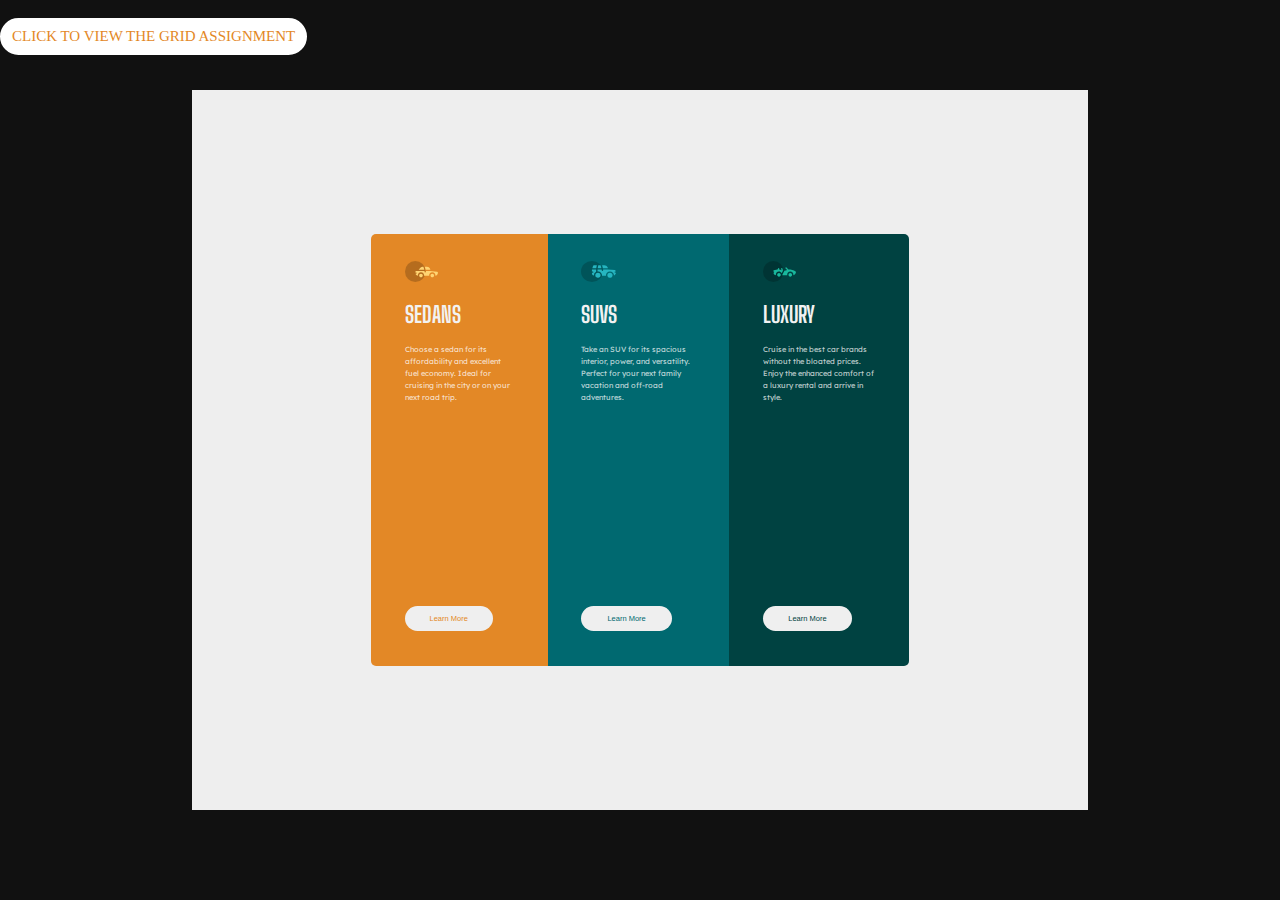
<file: Grid_n_Flex/index.html>
<!DOCTYPE html>
<html lang="en">
<head>
    <meta charset="UTF-8">
    <meta http-equiv="X-UA-Compatible" content="IE=edge">
    <meta name="viewport" content="width=device-width, initial-scale=1.0">
    <link rel="shortcut icon" href="./icons/favicon-32x32.png" type="image/x-icon">
    <link rel="stylesheet" href="style.css">
    <title>Document</title>
</head>
<body>
    <a  id="grid-link" href="https://farookie007.github.io/I4G-ZURI/Grid_n_Flex/grid.html">Click to view the Grid Assignment</a>
    <main class="centralize">
        <div class="row centralize">

            <div class="sedans column">
                    <img src="./icons/icon-sedans.svg" alt="sedans icon" class="icon">

                    <h2>Sedans</h2>
                    <p>
                        Choose a sedan for its affordability and excellent fuel economy. Ideal for cruising in the city or on your next road trip.
                    </p>

                    <a href="#"><button>Learn More</button></a>
            </div>
            
            <div class="suv column">
                    <img src="./icons/icon-suvs.svg" alt="SUV icon" class="icon">

                    <h2>Suvs</h2>
                    <p>
                        Take an SUV for its spacious interior, power, and versatility. Perfect for your next family vacation and off-road adventures.
                    </p>

                    <a href="#"><button>Learn More</button></a>
            </div>
            
            <div class="luxury column">
                    <img src="./icons/icon-luxury.svg" alt="luxury icon" class="icon">

                    <h2>Luxury</h2>
                    <p>
                        Cruise in the best car brands without the bloated prices. Enjoy the enhanced comfort of a luxury rental and arrive in style.
                    </p>

                    <a href="#"><button>Learn More</button></a>
            </div>

        </div>
    </main>
</body>
</html>
</file>
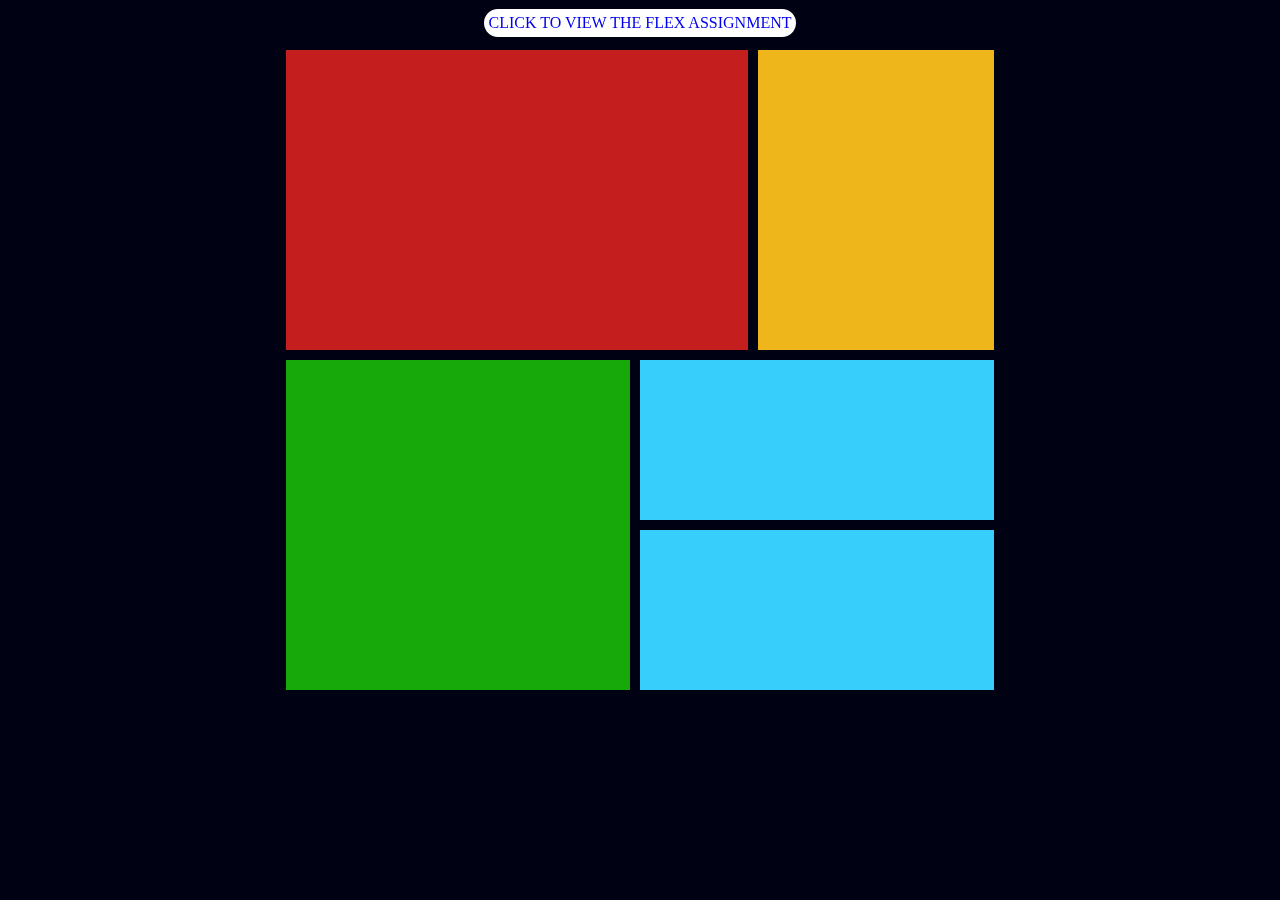
<file: Grid_n_Flex/grid.html>
<!DOCTYPE html>
<html lang="en">
<head>
    <meta charset="UTF-8">
    <meta http-equiv="X-UA-Compatible" content="IE=edge">
    <meta name="viewport" content="width=device-width, initial-scale=1.0">
    <link rel="stylesheet" href="grid.css">
    <link rel="shortcut icon" href="./icons/favicon-32x32.png" type="image/x-icon">
    <title>Document</title>
</head>
<body>
    <a  id="grid-link" href="https://farookie007.github.io/I4G-ZURI/Grid_n_Flex/">Click to view the Flex Assignment</a>
    <main>
        <div class="item-a"></div>
        <div class="item-b"></div>
        <div class="item-c"></div>
        <div class="item-d"></div>
        <div class="item-e"></div>
    </main>
</body>
</html>
</file>
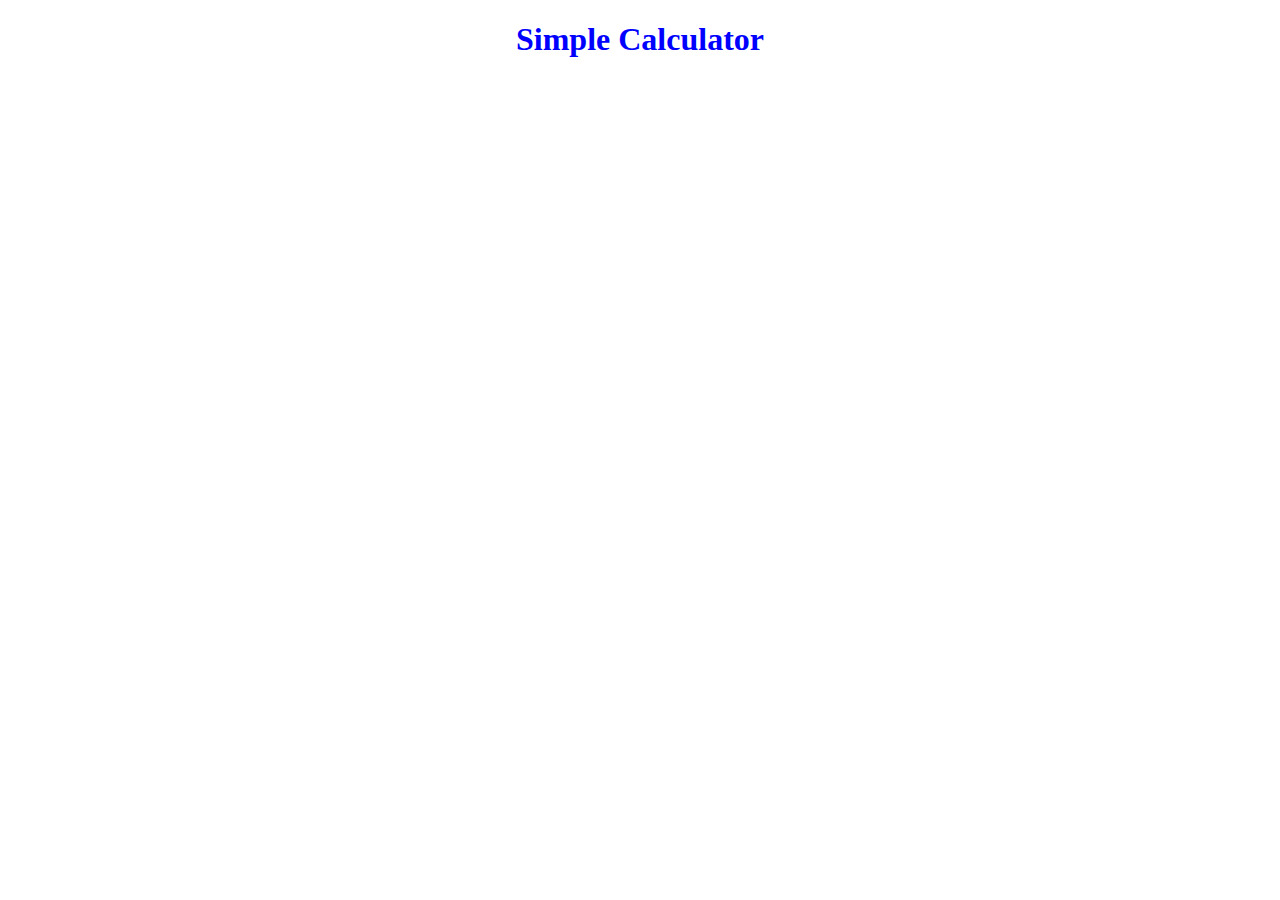
<file: JS-Intro/simple_calculator.html>
<!DOCTYPE html>
<html lang="en">
<head>
    <meta charset="UTF-8">
    <meta http-equiv="X-UA-Compatible" content="IE=edge">
    <meta name="viewport" content="width=device-width, initial-scale=1.0">
    <script src="simple_calculator.js"></script>
    <title>Simple Calculator</title>
</head>
<body>
    <h1 style="color: blue; font-family: calibri; text-align: center;">Simple Calculator</h1>
</body>
</html>
</file>
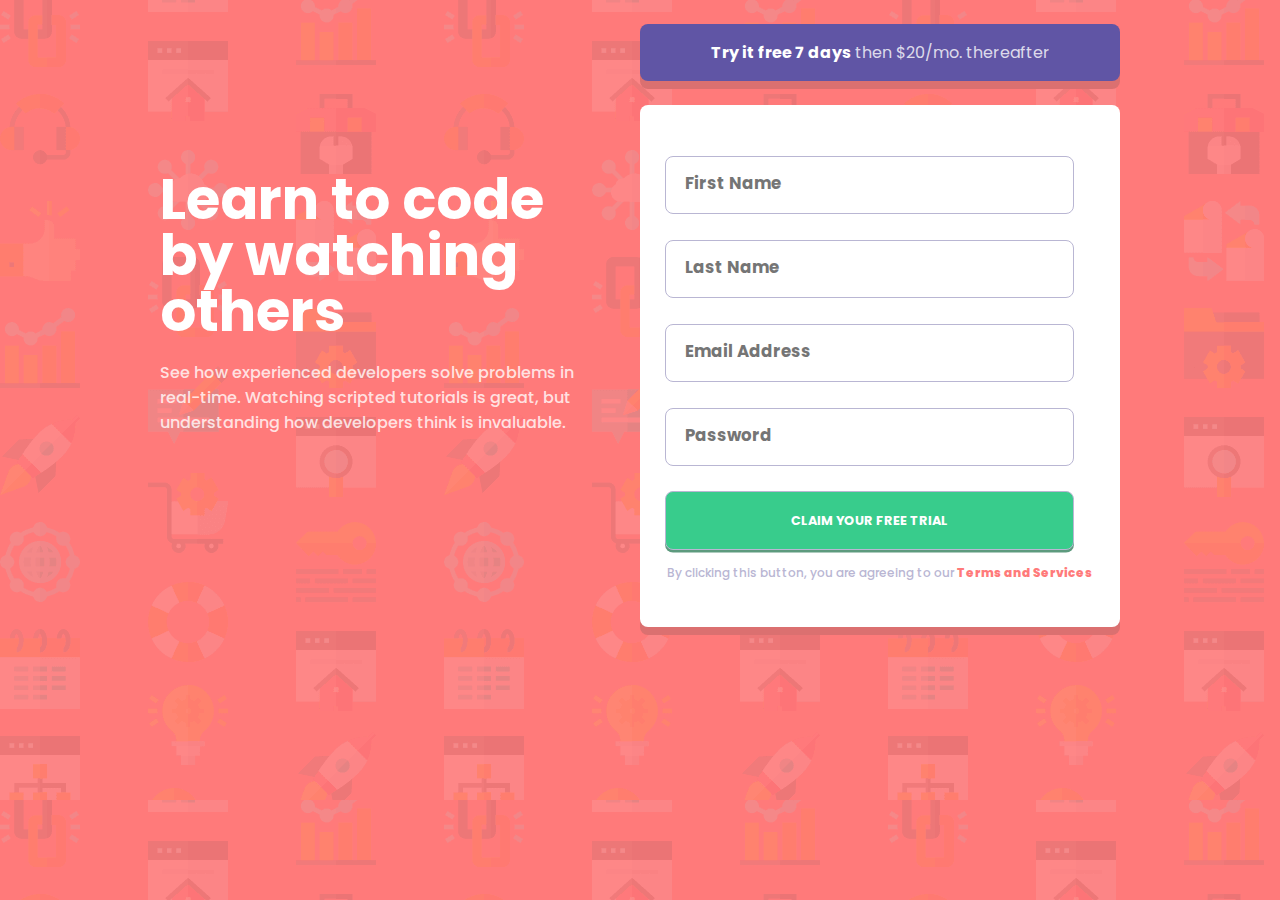
<file: Media_Query/resp_registration.html>
<!--
Link to the published page:
https://farookie007.github.io/I4G-ZURI/Media_Query/resp_registration.html
Sorry for the inconveniences
-->


<!DOCTYPE html>
<html lang="en">
<head>
    <meta charset="UTF-8">
    <meta http-equiv="X-UA-Compatible" content="IE=edge">
    <meta name="viewport" content="width=device-width, initial-scale=1.0">
    <link rel="stylesheet" href="registration.css">
    <link rel="shortcut icon" href="./images/favicon-32x32.png" type="image/x-icon">

    <title>Document</title>
</head>
<body>
    <main>
        <div class="watchword">
            <h1>
                Learn to code by watching others
            </h1>
            <p>
                See how experienced developers solve problems in real-time.
                Watching scripted tutorials is great, but understanding how developers think is invaluable.
            </p>
        </div>

        <div class="form-container">
            <div class="top">
                <b>Try it free 7 days</b> then $20/mo. thereafter
            </div>
            <form action="#" method="post">
                <div class="input-container">
                    <input type="text" name="f_name" placeholder="First Name" id="firstName" required>
                    <span class="placeholder">First Name cannot be empty</span>
                    <i></i>
                </div>
                <div class="input-container">
                    <input type="text" name="l_name" placeholder="Last Name" id="lastName" required>
                    <span class="placeholder">Last Name cannot be empty</span>
                    <i></i>
                </div>
                <div class="input-container">
                    <input type="email" name="email" id="email" placeholder="Email Address" pattern="[^@\s]+@[^@\s]+\.[^@\s]" required>
                    <span class="placeholder">Looks like this is not an email</span>
                    <i></i>
                    <p id="error-msg">email@example/com</p>
                </div>
                <div class="input-container">
                    <input type="password" name="password" id="password" placeholder="Password" required>
                    <span class="placeholder">Password cannot be empty</span>
                    <i></i>
                </div>
                <input type="submit" value="CLAIM YOUR FREE TRIAL" id="submit">


                <p class="bottom"><span>By clicking this button, you are agreeing to our </span><a href="#">Terms and Services</a></p>
            </form>
        </div>
    </main>
    
</body>
</html>
</file>
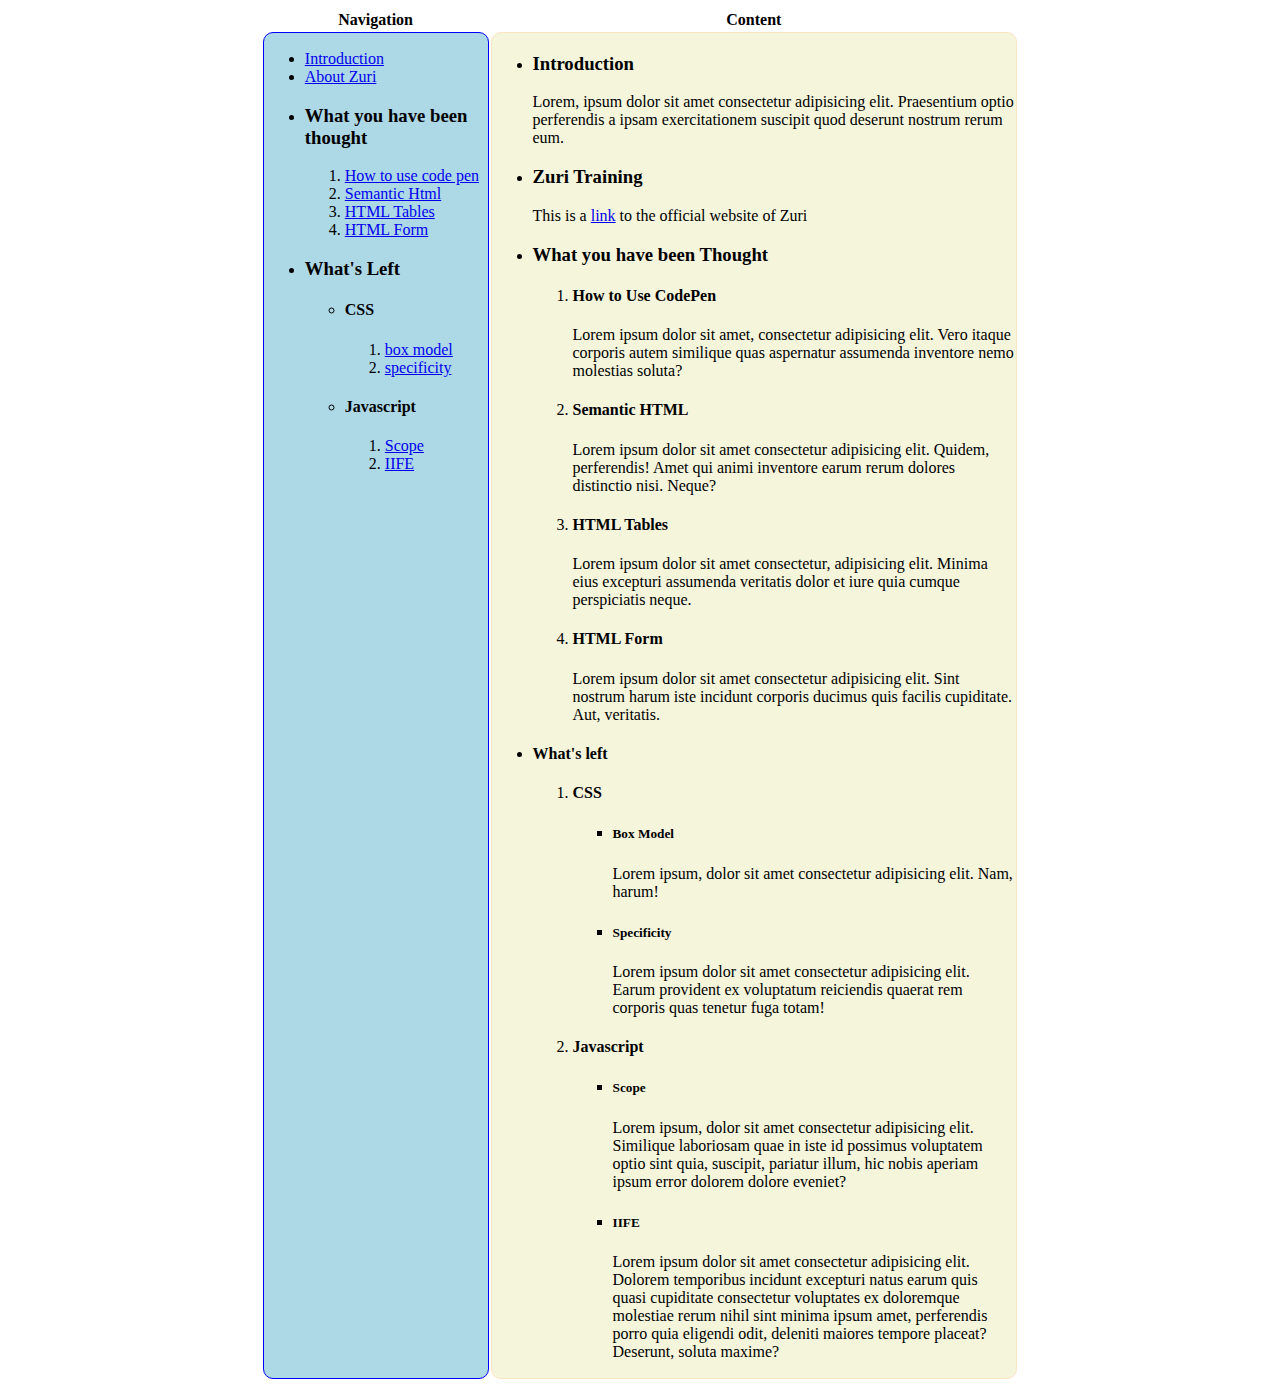
<file: Practice/main.html>
<!DOCTYPE html>
<html lang="en">
<head>
    <meta charset="UTF-8">
    <meta http-equiv="X-UA-Compatible" content="IE=edge">
    <meta name="viewport" content="width=device-width, initial-scale=1.0">
    <link rel="stylesheet" href="main.css">
    <title>Table of Content</title>
</head>
<body>

    <table width="60%">
        <tr>
            <th width="30%">Navigation</th>
            <th>Content</th>
        </tr>
        <tr>
            <td id="sidebar">
                <ul>
                    <li><a href="#introduction">Introduction</a></li>
                    <li><a href="#zuri">About Zuri</a></li>
                    <li>
                        <h3>What you have been thought</h3>
                        <ol>
                            <li><a href="#codepen">How to use code pen</a></li>
                            <li><a href="#semantic">Semantic Html</a></li>
                            <li><a href="#tables">HTML Tables</a></li>
                            <li><a href="#form">HTML Form</a></li>
                        </ol>
                    </li>
                    <li>
                        <h3>What's Left</h3>
                        <ul>
                            <li>
                                <h4>CSS</h4>
                                <ol>
                                    <li><a href="#box-model">box model</a></li>
                                    <li><a href="#specificity">specificity</a></li>
                                </ol>
                            </li>
                            <li>
                                <h4>Javascript</h4>
                                <ol>
                                    <li><a href="#scope">Scope</a></li>
                                    <li><a href="#iife">IIFE</a></li>
                                </ol>
                            </li>
                        </ul>
                    </li>
                </ul>
            </td>
            <td id="main">
                <ul>
                    <!-- Introduction -->
                    <li id="introduction">
                        <h3>Introduction</h3>
                        <p>
                            Lorem, ipsum dolor sit amet consectetur adipisicing elit. Praesentium optio perferendis a ipsam exercitationem suscipit quod deserunt nostrum rerum eum.
                        </p>
                    </li>
                    <li id="zuri">
                        <h3>Zuri Training</h3>
                        <p>This is a <a href="https://waiting.zuriboard.com" target="_blank">link</a> to the official website of Zuri</p>
                    </li>
                    <li>
                        <h3>What you have been Thought</h3>
                        <ol>
                            <li id="codepen">
                                <h4>How to Use CodePen</h4>
                                <p>Lorem ipsum dolor sit amet, consectetur adipisicing elit. Vero itaque corporis autem similique quas aspernatur assumenda inventore nemo molestias soluta?</p>
                            </li>
                            <li id="semantic">
                                <h4>Semantic HTML</h4>
                                <p>Lorem ipsum dolor sit amet consectetur adipisicing elit. Quidem, perferendis! Amet qui animi inventore earum rerum dolores distinctio nisi. Neque?</p>
                            </li>
                            <li id="tables">
                                <h4>HTML Tables</h4>
                                <p>Lorem ipsum dolor sit amet consectetur, adipisicing elit. Minima eius excepturi assumenda veritatis dolor et iure quia cumque perspiciatis neque.</p>
                            </li>
                            <li id="form">
                                <h4>HTML Form</h4>
                                <p>Lorem ipsum dolor sit amet consectetur adipisicing elit. Sint nostrum harum iste incidunt corporis ducimus quis facilis cupiditate. Aut, veritatis.</p>
                            </li>
                        </ol>
                    </li>
                    <li>
                        <h4>What's left</h4>
                        <ol>
                            <li>
                                <h4>CSS</h4>
                                <ul>
                                    <li id="box-model">
                                        <h5>Box Model</h5>
                                        <p>Lorem ipsum, dolor sit amet consectetur adipisicing elit. Nam, harum!</p>
                                    </li>
                                    <li id="specificity">
                                        <h5>Specificity</h5>
                                        <p>Lorem ipsum dolor sit amet consectetur adipisicing elit. Earum provident ex voluptatum reiciendis quaerat rem corporis quas tenetur fuga totam!</p>
                                    </li>
                                </ul>
                            </li>
                            <li>
                                <h4>Javascript</h4>
                                <ul>
                                    <li id="scope">
                                        <h5>Scope</h5>
                                        <p>Lorem ipsum, dolor sit amet consectetur adipisicing elit. Similique laboriosam quae in iste id possimus voluptatem optio sint quia, suscipit, pariatur illum, hic nobis aperiam ipsum error dolorem dolore eveniet?</p>
                                    </li>
                                    <li id="iife">
                                        <h5>IIFE</h5>
                                        <p>Lorem ipsum dolor sit amet consectetur adipisicing elit. Dolorem temporibus incidunt excepturi natus earum quis quasi cupiditate consectetur voluptates ex doloremque molestiae rerum nihil sint minima ipsum amet, perferendis porro quia eligendi odit, deleniti maiores tempore placeat? Deserunt, soluta maxime?</p>
                                    </li>
                                </ul>
                            </li>
                        </ol>
                    </li>
                </ul>
            </td>
        </tr>
    </table>
    
</body>
</html>
</file>
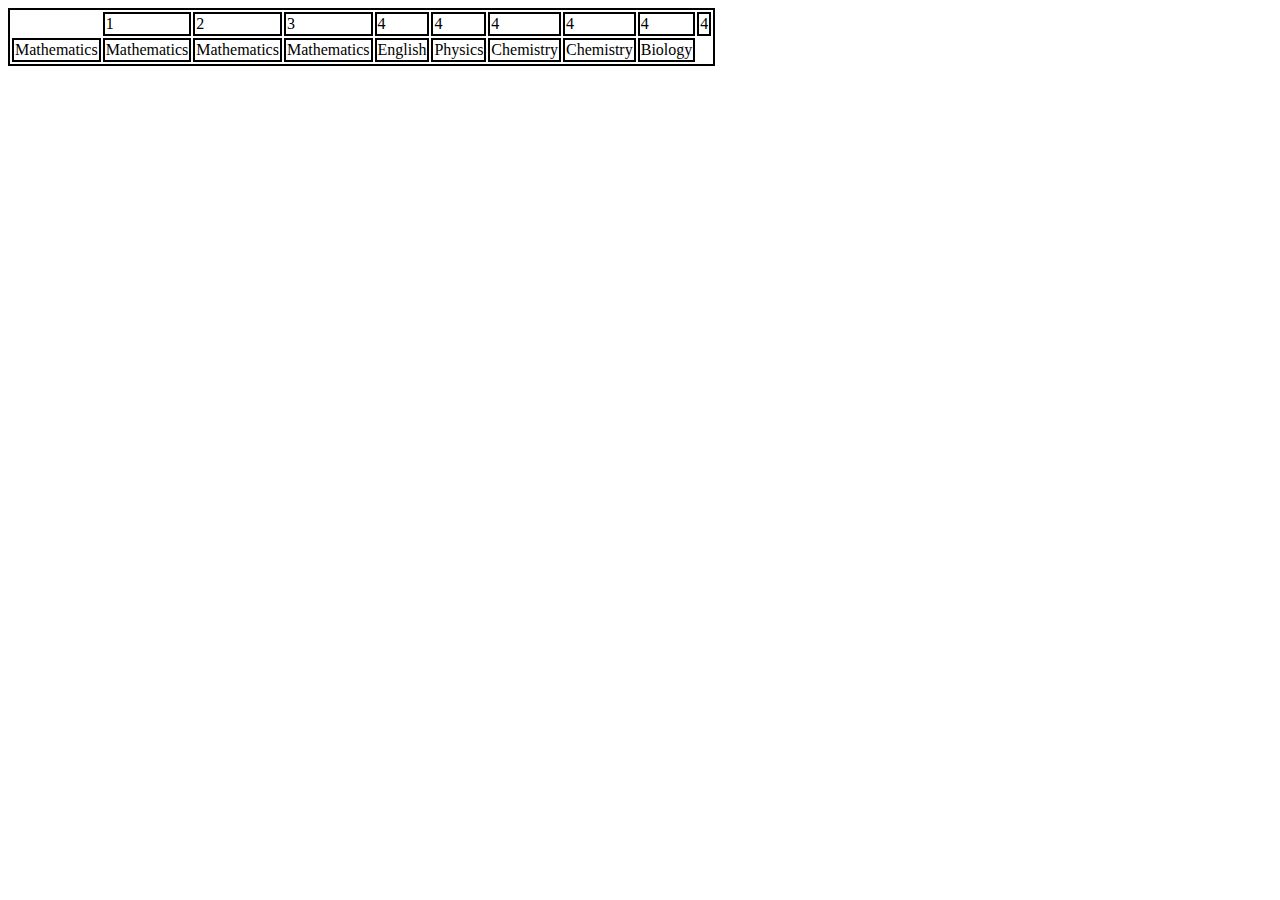
<file: Table/table.html>
<!DOCTYPE html>
<html lang="en">
<head>
    <meta charset="UTF-8">
    <meta http-equiv="X-UA-Compatible" content="IE=edge">
    <meta name="viewport" content="width=device-width, initial-scale=1.0">
    <style>
        table, td {
            border: 2px solid black;
        }
    </style>
    <title>Document</title>
</head>
<body>
    <table>
        <thead>
            <th>
                <td>1</td>
                <td>2</td>
                <td>3</td>
                <td>4</td>
                <td>4</td>
                <td>4</td>
                <td>4</td>
                <td>4</td>
                <td>4</td>
            </th>
            <tr>
                <td>Mathematics</td>
                <td>Mathematics</td>
                <td>Mathematics</td>
                <td>Mathematics</td>
                <td>English</td>
                <td>Physics</td>
                <td>Chemistry</td>
                <td>Chemistry</td>
                <td>Biology</td>
            </tr>
        </thead>
        <tbody>

        </tbody>
    </table>
</body>
</html>
</file>
<file: Grid_n_Flex/style.css>
@import url("https://fonts.googleapis.com/css2?family=Big+Shoulders+Display:wght@700&family=Lexend+Deca:wght@400&display=swap");

:root {
  --paragraph-color: hsla(0, 0%, 100%, 0.75);
  --heading-color: hsl(0, 0%, 95%);
  --gen-font: 0.5em;
  --sedans-bg-color: hsl(31, 77%, 52%);
  --luxury-bg-color: hsl(179, 100%, 13%);
  --suv-bg-color: hsl(184, 100%, 22%);
  --white: #ffffff;
}

* {
  margin: 0;
  padding: 0;
  box-sizing: border-box;
}

body {
  background-color: rgb(17, 17, 17);
  height: 100vh;
  display: flex;
  font-size: 15px;
}
p {
  color: var(--paragraph-color);
  font-family: "Lexend Deca";
  font-size: var(--gen-font);
  margin: 10px 0px;
  line-height: 12px;
}

h2 {
  color: hsl(0, 0%, 95%);
  font-family: "Big Shoulders Display";
  text-transform: uppercase;
  margin: 15px 0px;
}

main {
  width: 70%;
  height: 80%;
  background-color: #eeeeee;
  display: flex;
}

.column {
  padding: 5% 6.2%;
  position: relative;
}

a button {
  position: absolute;
  bottom: 8%;
  font-size: var(--gen-font);
  padding: 8px 10px;
  width: 50%;
  border: 0px;
  border-radius: 30px 30px;
}
a#grid-link {

  top: 2%;
  position: fixed;
  font-size: var(--gen-font);
  padding: 8px 10px;
  border: 2px solid white;
  border-radius: 30px 30px;
  color: var(--sedans-bg-color);
  background-color: white;
  text-align: center;
  text-decoration: none;
  text-transform: uppercase;
  font-size: 1em;
}

.sedans a button {
  color: var(--sedans-bg-color);
}
.suv a button {
  color: var(--suv-bg-color);
}
.luxury a button {
  color: var(--luxury-bg-color);
}

.sedans a:active button {
  background-color: var(--sedans-bg-color);
  border: 2px solid var(--white);
  color: var(--white);
}
.suv a:active button {
  background-color: var(--suv-bg-color);
  border: 2px solid var(--white);
  color: var(--white);
}
.luxury a:active button {
  background-color: var(--luxury-bg-color);
  border: 2px solid var(--white);
  color: var(--white);
}

.row {
  width: 60%;
  height: 60%;
  border-radius: 5px;
  padding: 0;
}

.centralize {
  margin: auto;
  display: flex;
}
.icon {
  width: 30%;
  margin: 0px 0px;
}

.sedans {
  background-color: var(--sedans-bg-color);
  border-radius: 5px 0 0 5px;
}

.suv {
  background-color: var(--suv-bg-color);
}
.luxury {
  background-color: var(--luxury-bg-color);
  border-radius: 0 5px 5px 0;
}

@media screen and (max-width: 375px) {
  main {
    width: 100%;
  }
  button {
    border-radius: 5px 5px;
    padding: 3px 5px;
  }
}
</file>
<file: Grid_n_Flex/grid.css>
* {
    margin: 0;
    padding: 0;
    box-sizing: border-box;
}

body {
    background-color: rgb(1, 1, 20);
    height: 100vh;
    width: 100%;
    display: flex;
    justify-content: center;
    padding: 50px;

}
a#grid-link {

    top: 1%;
    position: fixed;
    font-size: var(--gen-font);
    padding: 3px;
    border: 2px solid white;
    border-radius: 30px 30px;
    background-color: white;
    text-align: center;
    text-decoration: none;
    text-transform: uppercase;
    font-size: 1em;
  }


main {
    width: 60%;
    height: 80%;
    display: grid;
    grid-template-areas: 
    'a a a a b b'
    'a a a a b b'
    'c c c d d d'
    'c c c e e e'
    ;
    gap: 10px;
}

.item-a {
    grid-area: a;
    background-color: rgb(197, 30, 30);
}
.item-b {
    grid-area: b;
    padding: 10px;
    background-color: rgb(238, 182, 27);
}
.item-c {
    grid-area: c;
    padding: 10px;
    background-color: rgb(23, 169, 10);
}
.item-d {
    grid-area: d;
    padding: 10px;
    background-color: rgb(55, 206, 251);
}
.item-e {
    grid-area: e;
    padding: 10px;
    background-color: rgb(55, 206, 251);
}
</file>
<file: Media_Query/registration.css>
@import url('https://fonts.googleapis.com/css2?family=Poppins:wght@400;500;600;700&display=swap');



* {
    margin: 0;
    padding: 0;
    box-sizing: border-box;
}

:root {
    --red: hsl(0, 100%, 74%);
    --green: hsl(154, 59%, 51%);
    --blue: hsl(248, 32%, 49%);
    --dark-blue: hsl(249, 10%, 26%);
    --fade-dark-blue: hsla(249, 10%, 26%, 50%);
    --grayish-blue: hsl(246, 25%, 77%);
    --faded-white: hsla(100, 100%, 100%, 80%);
    --color: white;
    --radius: 8px;
}

body {
    background-image: url(images/bg-intro-desktop.png);
    background-color: var(--red);
    font-size: 16px;
    font-family: Poppins, calibri;
    color: --color;
    min-height: 100vh;
}
input {
    display: block;
    margin: 2em 0 0em;
    padding: 1.5em;
    width: 95%;
    font-size: 0.8em;
    border-radius: var(--radius);
    border: 1px solid var(--grayish-blue);
    font-weight: 800;
    color: var(--dark-blue);
    font-family: Poppins, calibri;
}

#submit {
    font-size: 0.8em;
    font-weight: 700;
}
#submit:active {
    background-color: hsla(154, 59%, 51%, 50%);
}


h1 {
    font-size: 3.5em;
    animation: wiggle 3s linear 1s;
    line-height: 1em;
}

@keyframes wiggle {
0%, 7% {
    transform: rotateZ(0);
}
15% {
    transform: rotateZ(-15deg);
}
20% {
    transform: rotateZ(10deg);
}
25% {
    transform: rotateZ(-10deg);
}
30% {
    transform: rotateZ(6deg);
}
35% {
    transform: rotateZ(-4deg);
}
40%, 100% {
    transform: rotateZ(0);
}
}

@keyframes fade-in {
    0% {
        transform: scale(0);
    }
    100% {
        transform: scale(1);
    }
}


main {
    height: 80%;
    width: 75%;
    display: flex;
    align-items: center;
    justify-content: space-between;
    margin: auto;
}
p {
    font-size: 1em;
    margin: 20px 0;
    font-weight: 500;
    color: var(--faded-white);

}
.top {
    background-color: var(--blue);
    margin: 1.5em 0;
    padding: 1em;
    font-size: 1em;
    border-radius: var(--radius);
    color: hsla(0, 0%, 100%, 80%);
    box-shadow: 0px 0.5em rgb(219, 112, 112);
    transition: 0.6s ease;
    animation: fade-in 4s 1s;
}

.top b {
    color: var(--color);
}


.watchword {
    width: 45%;
    color: var(--color);
}
.form-container {
    width: 50%;
    text-align: center;
}
form {
    width: 100%;
    padding: 25px;
    background-color: var(--color);
    border-radius: var(--radius);
    box-shadow: 0px 0.5em rgb(219, 112, 112);
}

input#submit {
    background-color: var(--green);
    color: var(--color);
    box-shadow: 0px .2em rgb(93, 154, 126);
}

.bottom a {
    text-decoration: none;
    color: var(--red);
    font-weight: 800;
}
span {
    color: var(--grayish-blue);
}
.bottom {
    font-size: 0.75em;
    margin-top: 1.2em;

}

/* This part handles how the error messages are displayed when focus is on the input box and it's empty */
.placeholder {
    display: none;
    width: 95%;
    text-align: right;
    font-size: 1em;
    color: var(--red);
    font-weight: 500;
    font-style: italic;
}

i {
    position: absolute;
    right: 10%;
    top: 23%;
    width: 1.5em;
    height: 1.5em;
    background-image: url(images/icon-error.svg);
    background-repeat: no-repeat;
    background-size: contain;
    display: none;
}
#error-msg {
    display: none;
    position: absolute;
    font-size: 1.2em;
    left: 6%;
    top: -4%;
    color: var(--red);
    font-weight: 500;
}


input:placeholder-shown:focus + .placeholder + i {
    display: inline-block;
}
input:placeholder-shown:focus + .placeholder + i + #error-msg {
    display: inline-block;
}
input:placeholder-shown:focus + .placeholder {
    display: block;
}
.input-container {
    position: relative;
}
input::placeholder {
    font-weight: 700;
    font-size: 1.3em;
    font-family: Poppins, calibri;
}
input:placeholder-shown:focus {
    outline: none !important;
    border-color: var(--red);
    border-width: 3px;
}
input:focus {
    outline: none !important;
    border-color: var(--fade-dark-blue);
    border-width: 3px;

}
input:focus::placeholder {
    visibility: hidden;
}




@media screen and (max-width: 1000px) {
    * {
        margin: 0;
        padding: 0;
        box-sizing: border-box;
    }
    body {
        background-image: url(images/bg-intro-mobile.png);
        background-color: var(--red);
        font-size: 12px;
        font-family: Poppins, calibri;
        color: --color;
    }
    main {
        display: flex;
        flex-direction: column;
        width: 90%;
        padding: 5em 0px;
        margin: auto;
        text-align: center;
        justify-content: space-around;
    }
    .form-container, .watchword {
        width: 100%;
        margin: 0px;
    }

    p {
        font-size: 1em;
        margin: 80px auto;
        width: 80%;
        
    }
    .watchword p {
        margin: auto;
        margin-top: 20px;
    }

    input {
        padding: 1em;
        font-size: 1em;
    }


    #error-msg {
        position: absolute;
        top: -100%;
        left: 5%;
        width: fit-content;
        color: var(--red);
        font-weight: 500;
    }
    
    i {
        right: 10%;
        top: 25%;
    }

}

@media screen and (max-width:375px) {
    * {
        margin: 0;
        padding: 0;
        box-sizing: border-box;
    }
    body {
        background-image: url(images/bg-intro-mobile.png);
        background-color: var(--red);
        font-size: 13px;
    }
    main {
        display: flex;
        flex-direction: column;
        width: 90%;
        padding: 5em 0px;
        margin: auto;
        text-align: center;
        justify-content: space-around;
    }
    .form-container, .watchword {
        width: 100%;
        margin: 0px;
    }

    p {
        font-size: 1em;
        margin: 80px 0px;
    }
    .watchword p {
        margin: auto;
        margin-top: 20px;
    }
    .placeholder {
        font-size: 0.8em;
    }
    input {
        padding: 1em;
        font-size: 0.8em;
    }

    #error-msg {
        top: -112%;
        left: 8%;
        font-size: 0.8em;
    }
    i {
        right: 10%;
        top: 20%;
    }
}
</file>
<file: Practice/main.css>
body {
    font-family: 'Courier New', Courier, monospace;
    font-family: Calibri;
}

table {
    margin: auto;
}

td {
    vertical-align: top;
    border-radius: 10px;
}

#main {
    background-color: beige;
    border: 1px solid bisque;
}
#sidebar {
    background-color: lightblue;
    border: 1px solid blue;
}
</file>
